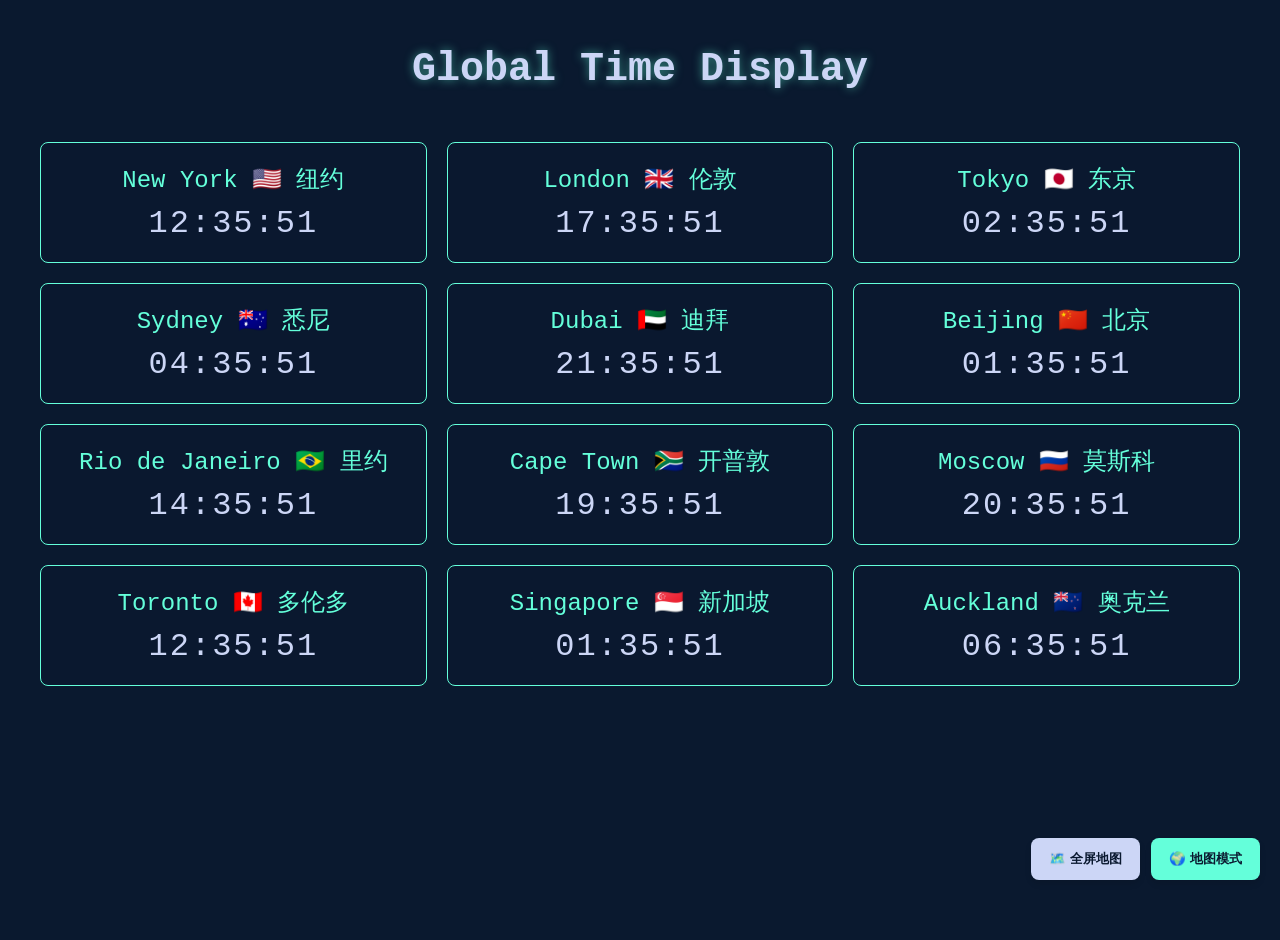
<file: index.html>
<!DOCTYPE html>
<html lang="en">
<head>
    <meta charset="UTF-8">
    <meta name="viewport" content="width=device-width, initial-scale=1.0">
    <title>Global Time Display</title>
    <style>
        body {
            background-color: #0a192f;
            color: #64ffda;
            font-family: 'Courier New', monospace;
            position: relative;
            min-height: 100vh;
            margin: 0;
            padding: 20px;
        }
        h1 {
            text-align: center;
            margin-bottom: 30px;
            color: #ccd6f6;
            font-size: 2.5em;
            text-shadow: 0 0 10px rgba(100, 255, 218, 0.5);
        }
        .clock-container {
            display: grid;
            grid-template-columns: repeat(auto-fill, minmax(300px, 1fr));
            gap: 20px;
            padding: 20px;
        }
        .clock {
            background: rgba(10, 25, 47, 0.7);
            border: 1px solid #64ffda;
            border-radius: 8px;
            padding: 20px;
            text-align: center;
            transition: all 0.3s ease;
        }
        .city {
            font-size: 1.5em;
            margin-bottom: 10px;
            color: #64ffda;
        }
        .time {
            font-size: 2em;
            color: #ccd6f6;
            letter-spacing: 2px;
        }
        #mapToggle {
            position: fixed;
            bottom: 20px;
            right: 20px;
            padding: 12px 18px;
            background: #64ffda;
            color: #0a192f;
            border: none;
            border-radius: 8px;
            cursor: pointer;
            z-index: 1000;
            font-weight: bold;
            box-shadow: 0 4px 6px rgba(0,0,0,0.1);
            transition: all 0.3s ease;
        }
        #fullscreenMap {
            position: fixed;
            bottom: 20px;
            right: 140px;
            padding: 12px 18px;
            background: #ccd6f6;
            color: #0a192f;
            border: none;
            border-radius: 8px;
            cursor: pointer;
            z-index: 1000;
            font-weight: bold;
            box-shadow: 0 4px 6px rgba(0,0,0,0.1);
            transition: all 0.3s ease;
        }
        #mapToggle:hover, #fullscreenMap:hover {
            transform: translateY(-2px);
            box-shadow: 0 6px 12px rgba(100, 255, 218, 0.3);
        }
        #worldMap {
            position: fixed;
            top: 0;
            left: 0;
            width: 100%;
            height: 100%;
            background: url('https://jsdelivr.net/npm/world-atlas@2/land-110m.png') center/cover no-repeat;
            opacity: 0.15;
            z-index: -1;
            display: none;
        }
        .map-mode .clock {
            position: absolute;
            background: rgba(10, 25, 47, 0.9);
            transform: scale(0.9);
            box-shadow: 0 0 20px rgba(100, 255, 218, 0.5);
        }
    </style>
</head>
<body>
    <div id="worldMap"></div>
    
    <h1>Global Time Display</h1>
    <div class="clock-container" id="clocks"></div>

    <button id="mapToggle">🌍 地图模式</button>
    <button id="fullscreenMap">🗺️ 全屏地图</button>

    <script>
        // 完整城市数据（含坐标）
        const cities = [
            { name: "New York 🇺🇸 纽约", timezone: "America/New_York", coords: [40.7128, -74.0060] },
            { name: "London 🇬🇧 伦敦", timezone: "Europe/London", coords: [51.5074, -0.1278] },
            { name: "Tokyo 🇯🇵 东京", timezone: "Asia/Tokyo", coords: [35.6762, 139.6503] },
            { name: "Sydney 🇦🇺 悉尼", timezone: "Australia/Sydney", coords: [-33.8688, 151.2093] },
            { name: "Dubai 🇦🇪 迪拜", timezone: "Asia/Dubai", coords: [25.2048, 55.2708] },
            { name: "Beijing 🇨🇳 北京", timezone: "Asia/Shanghai", coords: [39.9042, 116.4074] },
            { name: "Rio de Janeiro 🇧🇷 里约", timezone: "America/Sao_Paulo", coords: [-22.9068, -43.1729] },
            { name: "Cape Town 🇿🇦 开普敦", timezone: "Africa/Johannesburg", coords: [-33.9249, 18.4241] },
            { name: "Moscow 🇷🇺 莫斯科", timezone: "Europe/Moscow", coords: [55.7558, 37.6173] },
            { name: "Toronto 🇨🇦 多伦多", timezone: "America/Toronto", coords: [43.6532, -79.3832] },
            { name: "Singapore 🇸🇬 新加坡", timezone: "Asia/Singapore", coords: [1.3521, 103.8198] },
            { name: "Auckland 🇳🇿 奥克兰", timezone: "Pacific/Auckland", coords: [-36.8485, 174.7633] }
        ];

        // 完整时钟更新函数
        function updateClocks() {
            const container = document.getElementById('clocks');
            const isMapMode = document.body.classList.contains('map-mode');
            
            container.innerHTML = '';
            
            cities.forEach(city => {
                const options = {
                    timeZone: city.timezone,
                    hour: '2-digit',
                    minute: '2-digit',
                    second: '2-digit',
                    hour12: false
                };
                
                const timeString = new Date().toLocaleTimeString('en-US', options);
                const clockDiv = document.createElement('div');
                clockDiv.className = 'clock';
                
                if(isMapMode) {
                    clockDiv.style.left = `${(city.coords[1] + 180) / 3.6}%`;
                    clockDiv.style.top = `${(90 - city.coords[0]) / 1.8}%`;
                }
                
                clockDiv.innerHTML = `
                    <div class="city">${city.name}</div>
                    <div class="time">${timeString}</div>
                `;
                container.appendChild(clockDiv);
            });
        }

        // 完整地图模式切换逻辑
        document.getElementById('mapToggle').addEventListener('click', function() {
            const map = document.getElementById('worldMap');
            document.body.classList.toggle('map-mode');
            map.style.display = document.body.classList.contains('map-mode') ? 'block' : 'none';
            this.textContent = document.body.classList.contains('map-mode') ? '⏱ 时钟模式' : '🌍 地图模式';
            updateClocks();
        });

        // 完整全屏地图跳转逻辑
        document.getElementById('fullscreenMap').addEventListener('click', () => {
            window.location.href = 'map.html';
        });

        // 完整初始化代码
        setInterval(updateClocks, 1000);
        updateClocks();
    </script>
</body>
</html>
</file>
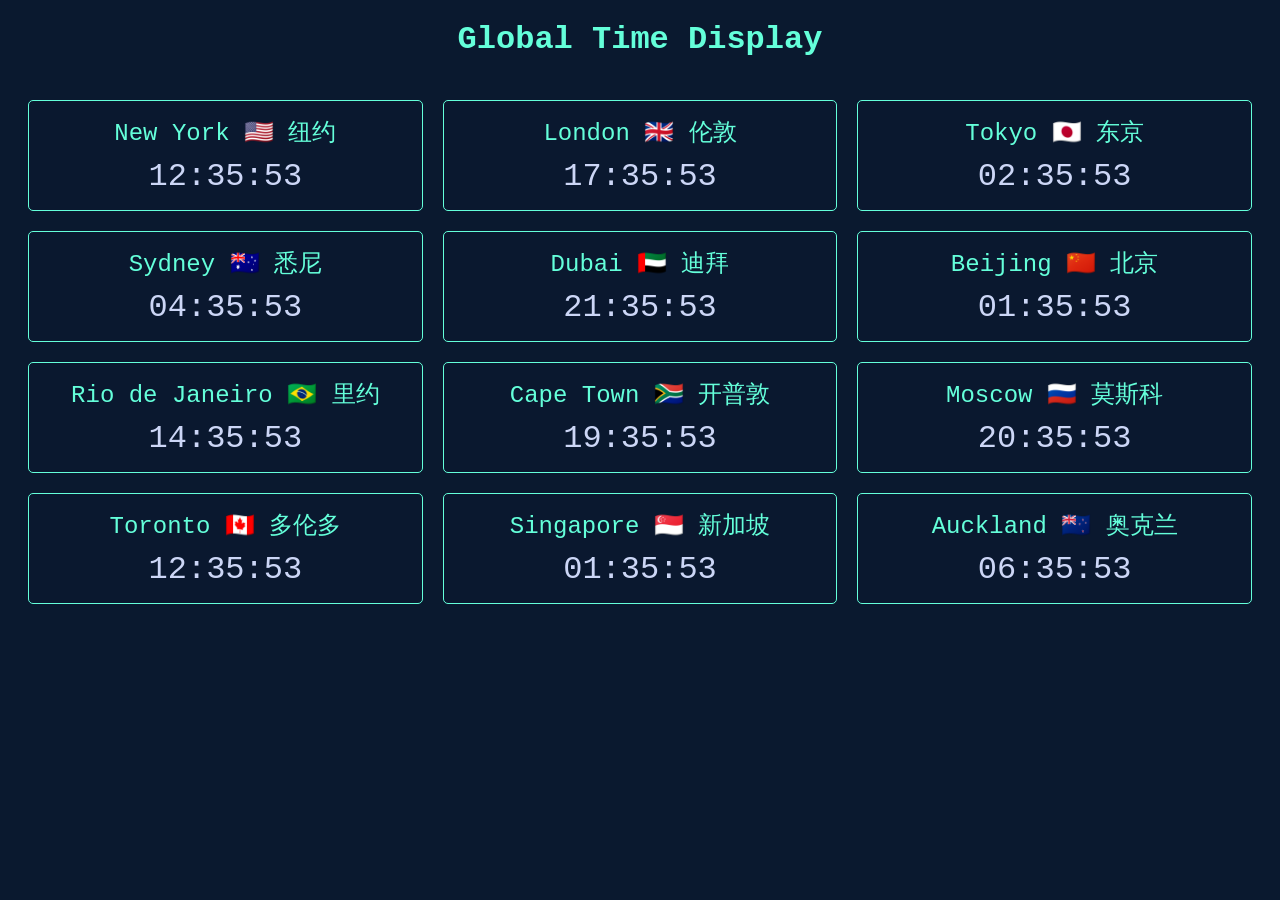
<file: index_backup.html>
<!DOCTYPE html>
<html lang="en">
<head>
    <meta charset="UTF-8">
    <meta name="viewport" content="width=device-width, initial-scale=1.0">
    <title>Global Time Display</title>
    <style>
        body {
            background-color: #0a192f;
            color: #64ffda;
            font-family: 'Courier New', monospace;
        }
        .clock-container {
            display: grid;
            grid-template-columns: repeat(auto-fill, minmax(300px, 1fr));
            gap: 20px;
            padding: 20px;
        }
        .clock {
            background: rgba(10, 25, 47, 0.7);
            border: 1px solid #64ffda;
            border-radius: 5px;
            padding: 15px;
            text-align: center;
        }
        .city {
            font-size: 1.5em;
            margin-bottom: 10px;
        }
        .time {
            font-size: 2em;
            color: #ccd6f6;
        }
    </style>
</head>
<body>
    <h1 style="text-align: center">Global Time Display</h1>
    <div class="clock-container" id="clocks"></div>

    <script>
        const cities = [
            { name: "New York 🇺🇸 纽约", timezone: "America/New_York" },
            { name: "London 🇬🇧 伦敦", timezone: "Europe/London" },
            { name: "Tokyo 🇯🇵 东京", timezone: "Asia/Tokyo" },
            { name: "Sydney 🇦🇺 悉尼", timezone: "Australia/Sydney" },
            { name: "Dubai 🇦🇪 迪拜", timezone: "Asia/Dubai" },
            { name: "Beijing 🇨🇳 北京", timezone: "Asia/Shanghai" },
            { name: "Rio de Janeiro 🇧🇷 里约", timezone: "America/Sao_Paulo" },
            { name: "Cape Town 🇿🇦 开普敦", timezone: "Africa/Johannesburg" },
            { name: "Moscow 🇷🇺 莫斯科", timezone: "Europe/Moscow" },
            { name: "Toronto 🇨🇦 多伦多", timezone: "America/Toronto" },
            { name: "Singapore 🇸🇬 新加坡", timezone: "Asia/Singapore" },
            { name: "Auckland 🇳🇿 奥克兰", timezone: "Pacific/Auckland" }
        ];

        function updateClocks() {
            const container = document.getElementById('clocks');
            container.innerHTML = '';
            
            cities.forEach(city => {
                const options = {
                    timeZone: city.timezone,
                    hour: '2-digit',
                    minute: '2-digit',
                    second: '2-digit',
                    hour12: false
                };
                
                const timeString = new Date().toLocaleTimeString('en-US', options);
                
                const clockDiv = document.createElement('div');
                clockDiv.className = 'clock';
                clockDiv.innerHTML = `
                    <div class="city">${city.name}</div>
                    <div class="time">${timeString}</div>
                `;
                
                container.appendChild(clockDiv);
            });
        }

        setInterval(updateClocks, 1000);
        updateClocks();
    </script>
</body>
</html>
</file>
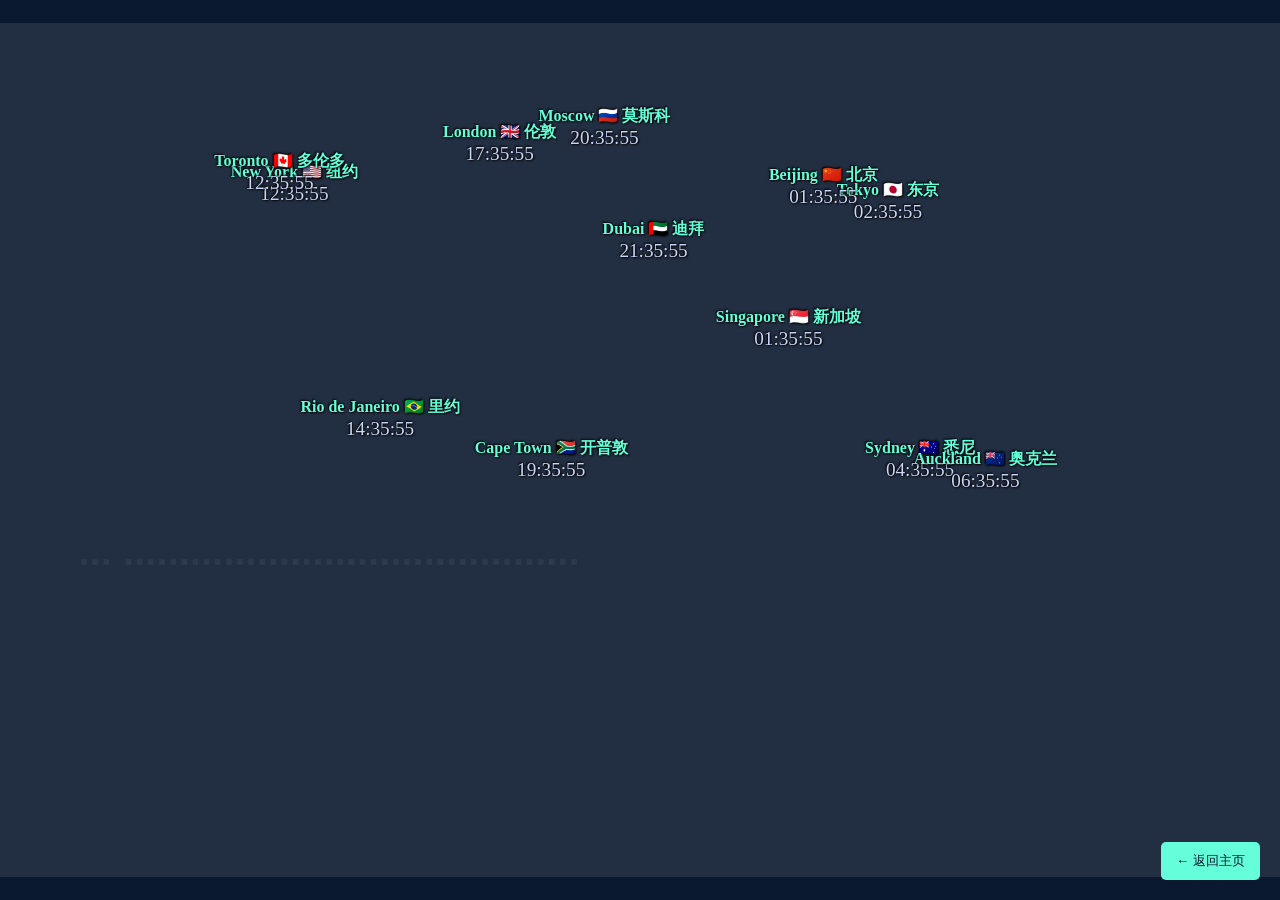
<file: map.html>
<!DOCTYPE html>
<html lang="en">
<head>
    <meta charset="UTF-8">
    <title>Global Time Map</title>
    <style>
        body {
            margin: 0;
            overflow: hidden;
            background-color: #0a192f; /* 深色背景 */
        }
        #world-map-svg {
            position: absolute;
            top: 0;
            left: 0;
            width: 100%;
            height: 100%;
            opacity: 0.15; /* 半透明效果 */
        }
        .clock {
            position: absolute;
            text-align: center;
            transform: translate(-50%, -50%);
            min-width: 100px;
            color: #ccd6f6; /* 默认时间颜色 */
            text-shadow: 1px 1px 2px #000, -1px -1px 2px #000; /* 阴影避免文字被地图背景干扰 */
        }
        .back-btn {
            position: fixed;
            bottom: 20px;
            right: 20px;
            padding: 10px 15px;
            background: #64ffda;
            color: #0a192f;
            border: none;
            border-radius: 5px;
            cursor: pointer;
            z-index: 100;
        }
        .city-name {
            font-weight: bold;
            color: #64ffda;
        }
        .time {
            font-size: 1.2em;
            color: #ccd6f6;
        }
    </style>
</head>
<body>
    <button class="back-btn" onclick="window.location.href='index.html'">← 返回主页</button>

    <!-- 内嵌 SVG 地图数据 -->
    <div id="world-map-container">
        <svg id="world-map-svg" viewBox="0 0 1000 667">
        <path fill="#a8a8a8" d="M0,0 L0,667 L1000,667 L1000,0 L0,0 Z"/>
        <path fill="#f0f0f0" d="M63.4,418.9 L67.7,418.9 L67.7,423.2 L63.4,423.2 L63.4,418.9 ZM72.1,418.9 L76.5,418.9 L76.5,423.2 L72.1,423.2 L72.1,418.9 ZM80.8,418.9 L85.2,418.9 L85.2,423.2 L80.8,423.2 L80.8,418.9 ZM98.2,418.9 L102.5,418.9 L102.5,423.2 L98.2,423.2 L98.2,418.9 ZM107,418.9 L111.3,418.9 L111.3,423.2 L107,423.2 L107,418.9 ZM115.7,418.9 L120.1,418.9 L120.1,423.2 L115.7,423.2 L115.7,418.9 ZM124.4,418.9 L128.8,418.9 L128.8,423.2 L124.4,423.2 L124.4,418.9 ZM133.1,418.9 L137.5,418.9 L137.5,423.2 L133.1,423.2 L133.1,418.9 ZM141.8,418.9 L146.2,418.9 L146.2,423.2 L141.8,423.2 L141.8,418.9 ZM150.5,418.9 L154.8,418.9 L154.8,423.2 L150.5,423.2 L150.5,418.9 ZM159.2,418.9 L163.5,418.9 L163.5,423.2 L159.2,423.2 L159.2,418.9 ZM167.9,418.9 L172.2,418.9 L172.2,423.2 L167.9,423.2 L167.9,418.9 ZM176.6,418.9 L181,418.9 L181,423.2 L176.6,423.2 L176.6,418.9 ZM185.3,418.9 L189.7,418.9 L189.7,423.2 L185.3,423.2 L185.3,418.9 ZM194,418.9 L198.4,418.9 L198.4,423.2 L194,423.2 L194,418.9 ZM202.7,418.9 L207.1,418.9 L207.1,423.2 L202.7,423.2 L202.7,418.9 ZM211.4,418.9 L215.8,418.9 L215.8,423.2 L211.4,423.2 L211.4,418.9 ZM220.1,418.9 L224.5,418.9 L224.5,423.2 L220.1,423.2 L220.1,418.9 ZM228.8,418.9 L233.2,418.9 L233.2,423.2 L228.8,423.2 L228.8,418.9 ZM237.5,418.9 L241.9,418.9 L241.9,423.2 L237.5,423.2 L237.5,418.9 ZM246.2,418.9 L250.6,418.9 L250.6,423.2 L246.2,423.2 L246.2,418.9 ZM254.9,418.9 L259.3,418.9 L259.3,423.2 L254.9,423.2 L254.9,418.9 ZM263.6,418.9 L268,418.9 L268,423.2 L263.6,423.2 L263.6,418.9 ZM272.3,418.9 L276.7,418.9 L276.7,423.2 L272.3,423.2 L272.3,418.9 ZM281,418.9 L285.4,418.9 L285.4,423.2 L281,423.2 L281,418.9 ZM289.7,418.9 L294.1,418.9 L294.1,423.2 L289.7,423.2 L289.7,418.9 ZM298.4,418.9 L302.8,418.9 L302.8,423.2 L298.4,423.2 L298.4,418.9 ZM307.1,418.9 L311.5,418.9 L311.5,423.2 L307.1,423.2 L307.1,418.9 ZM315.8,418.9 L320.2,418.9 L320.2,423.2 L315.8,423.2 L315.8,418.9 ZM324.5,418.9 L328.9,418.9 L328.9,423.2 L324.5,423.2 L324.5,418.9 ZM333.2,418.9 L337.6,418.9 L337.6,423.2 L333.2,423.2 L333.2,418.9 ZM341.9,418.9 L346.3,418.9 L346.3,423.2 L341.9,423.2 L341.9,418.9 ZM350.6,418.9 L355,418.9 L355,423.2 L350.6,423.2 L350.6,418.9 ZM359.3,418.9 L363.7,418.9 L363.7,423.2 L359.3,423.2 L359.3,418.9 ZM368,418.9 L372.4,418.9 L372.4,423.2 L368,423.2 L368,418.9 ZM376.7,418.9 L381.1,418.9 L381.1,423.2 L376.7,423.2 L376.7,418.9 ZM385.4,418.9 L389.8,418.9 L389.8,423.2 L385.4,423.2 L385.4,418.9 ZM394.1,418.9 L398.5,418.9 L398.5,423.2 L394.1,423.2 L394.1,418.9 ZM402.8,418.9 L407.2,418.9 L407.2,423.2 L402.8,423.2 L402.8,418.9 ZM411.5,418.9 L415.9,418.9 L415.9,423.2 L411.5,423.2 L411.5,418.9 ZM420.2,418.9 L424.6,418.9 L424.6,423.2 L420.2,423.2 L420.2,418.9 ZM428.9,418.9 L433.3,418.9 L433.3,423.2 L428.9,423.2 L428.9,418.9 ZM437.6,418.9 L442,418.9 L442,423.2 L437.6,423.2 L437.6,418.9 ZM446.3,418.9 L450.7,418.9 L450.7,423.2 L446.3,423.2 L446.3,418.9 Z"/>
        </svg>
    </div>

    <script>
        // 城市数据（含坐标）
        const cities = [
            { name: "New York 🇺🇸 纽约", timezone: "America/New_York", coords: [40.7128, -74.0060] },
            { name: "London 🇬🇧 伦敦", timezone: "Europe/London", coords: [51.5074, -0.1278] },
            { name: "Tokyo 🇯🇵 东京", timezone: "Asia/Tokyo", coords: [35.6762, 139.6503] },
            { name: "Sydney 🇦🇺 悉尼", timezone: "Australia/Sydney", coords: [-33.8688, 151.2093] },
            { name: "Dubai 🇦🇪 迪拜", timezone: "Asia/Dubai", coords: [25.2048, 55.2708] },
            { name: "Beijing 🇨🇳 北京", timezone: "Asia/Shanghai", coords: [39.9042, 116.4074] },
            { name: "Rio de Janeiro 🇧🇷 里约", timezone: "America/Sao_Paulo", coords: [-22.9068, -43.1729] },
            { name: "Cape Town 🇿🇦 开普敦", timezone: "Africa/Johannesburg", coords: [-33.9249, 18.4241] },
            { name: "Moscow 🇷🇺 莫斯科", timezone: "Europe/Moscow", coords: [55.7558, 37.6173] },
            { name: "Toronto 🇨🇦 多伦多", timezone: "America/Toronto", coords: [43.6532, -79.3832] },
            { name: "Singapore 🇸🇬 新加坡", timezone: "Asia/Singapore", coords: [1.3521, 103.8198] },
            { name: "Auckland 🇳🇿 奥克兰", timezone: "Pacific/Auckland", coords: [-36.8485, 174.7633] }
        ];

        function updateClocks() {
            cities.forEach(city => {
                const options = {
                    timeZone: city.timezone,
                    hour: '2-digit',
                    minute: '2-digit',
                    second: '2-digit',
                    hour12: false
                };
                const timeString = new Date().toLocaleTimeString('en-US', options);

                let clock = document.getElementById(`clock-${city.name}`);
                if (!clock) {
                    clock = document.createElement('div');
                    clock.className = 'clock';
                    clock.id = `clock-${city.name}`;
                    document.body.appendChild(clock);
                }

                // 转换为 SVG 坐标 (假设 viewBox="0 0 1000 667")
                const x = (city.coords[1] + 180) / 360 * 1000;
                const y = (90 - city.coords[0]) / 180 * 667;

                clock.style.left = `${x}px`;
                clock.style.top = `${y}px`;
                clock.innerHTML = `
                    <div class="city-name">${city.name}</div>
                    <div class="time">${timeString}</div>
                `;
            });
        }

        // 初始加载和定时更新
        updateClocks();
        setInterval(updateClocks, 1000);

        // 窗口大小变化时重定位 (SVG 坐标通常不需要重定位)
        // window.addEventListener('resize', updateClocks);
    </script>
</body>
</html>
</file>
